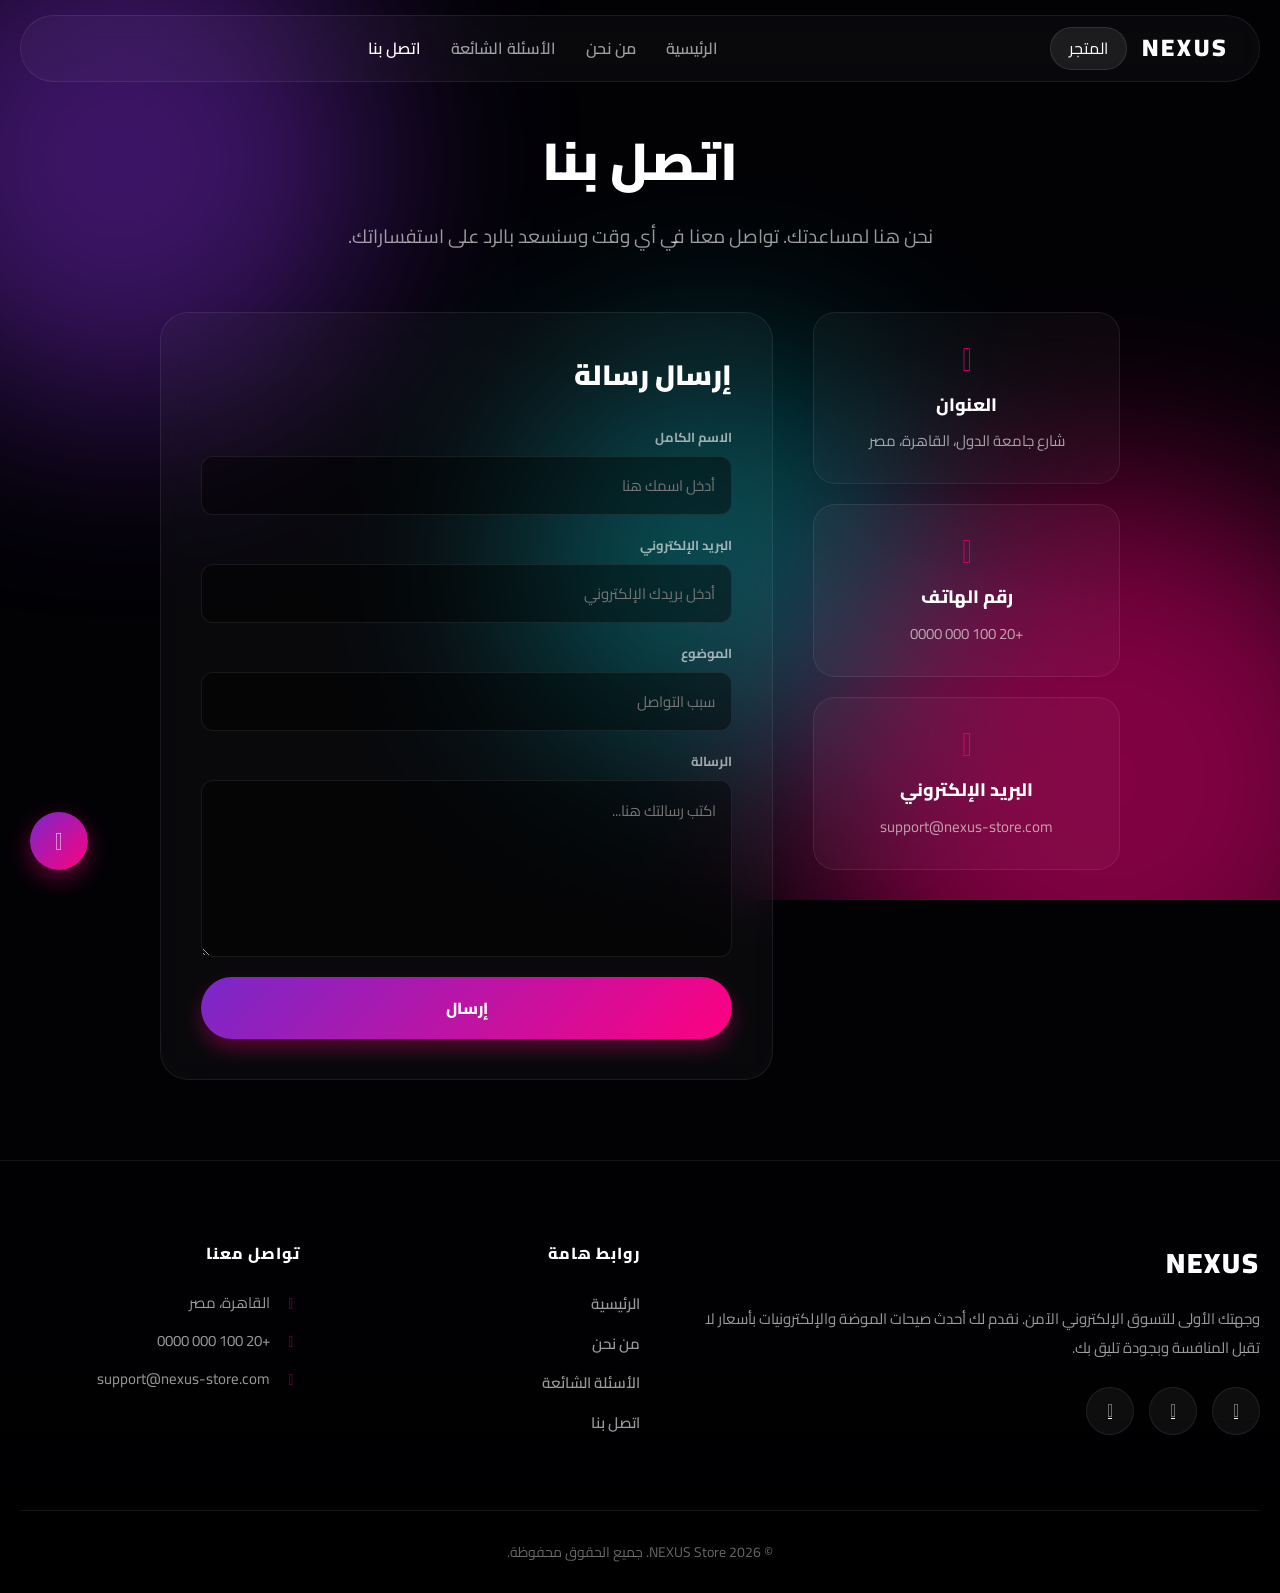
<file: contact.html>
<!DOCTYPE html>
<html lang="ar" dir="rtl">
<head>
    <meta charset="UTF-8">
    <meta name="viewport" content="width=device-width, initial-scale=1.0">
    <title>اتصل بنا | NEXUS</title>
    <link rel="stylesheet" href="https://cdnjs.cloudflare.com/ajax/libs/font-awesome/6.4.0/css/all.min.css">
    <link rel="stylesheet" href="style.css">
</head>
<body>
    <!-- Animated Mesh Background -->
    <div class="mesh-bg">
        <div class="mesh-blob blob-1"></div>
        <div class="mesh-blob blob-2"></div>
        <div class="mesh-blob blob-3"></div>
    </div>
    <header class="navbar glass">
        <div class="nav-inside">
            <div class="logo"><a href="index.html" style="color:inherit; text-decoration:none;">NEXUS</a></div>
            <div class="nav-right">
                <a href="index.html" class="cart-btn" style="font-size:16px; text-decoration:none; padding: 8px 18px; background: rgba(255,255,255,0.08); border: 1px solid rgba(255,255,255,0.1); border-radius: 50px;">المتجر</a>
                <button class="hamburger" id="hamburger" aria-label="Toggle menu">
                    <span></span><span></span><span></span>
                </button>
            </div>
            <div class="nav-overlay" id="nav-overlay"></div>
            <div class="mobile-menu" id="mobile-menu">
                <button class="mobile-menu-close" id="mobile-menu-close"><i class="fas fa-times"></i></button>
                <nav class="main-nav">
                    <a href="index.html">الرئيسية</a>
                    <a href="about.html">من نحن</a>
                    <a href="faq.html">الأسئلة الشائعة</a>
                    <a href="contact.html" class="active">اتصل بنا</a>
                </nav>
            </div>
            <nav class="main-nav desktop-nav">
                <a href="index.html">الرئيسية</a>
                <a href="about.html">من نحن</a>
                <a href="faq.html">الأسئلة الشائعة</a>
                <a href="contact.html" class="active">اتصل بنا</a>
            </nav>
        </div>
    </header>

    <main class="page-container">
        <section class="page-header">
            <h1>اتصل بنا</h1>
            <p>نحن هنا لمساعدتك. تواصل معنا في أي وقت وسنسعد بالرد على استفساراتك.</p>
        </section>

        <section class="page-content">
            <div class="contact-grid">
                <div class="contact-info-boxes">
                    <div class="info-box glass">
                        <i class="fas fa-map-marker-alt"></i>
                        <h3>العنوان</h3>
                        <p>شارع جامعة الدول، القاهرة، مصر</p>
                    </div>
                    <div class="info-box glass">
                        <i class="fas fa-phone"></i>
                        <h3>رقم الهاتف</h3>
                        <p>+20 100 000 0000</p>
                    </div>
                    <div class="info-box glass">
                        <i class="fas fa-envelope"></i>
                        <h3>البريد الإلكتروني</h3>
                        <p>support@nexus-store.com</p>
                    </div>
                </div>
                <div class="contact-form-container glass">
                    <h2>إرسال رسالة</h2>
                    <form class="contact-form" onsubmit="event.preventDefault(); alert('تم إرسال رسالتك بنجاح! سنتواصل معك قريباً.'); this.reset();">
                        <div class="form-group">
                            <label>الاسم الكامل</label>
                            <input type="text" required placeholder="أدخل اسمك هنا">
                        </div>
                        <div class="form-group">
                            <label>البريد الإلكتروني</label>
                            <input type="email" required placeholder="أدخل بريدك الإلكتروني">
                        </div>
                        <div class="form-group">
                            <label>الموضوع</label>
                            <input type="text" required placeholder="سبب التواصل">
                        </div>
                        <div class="form-group">
                            <label>الرسالة</label>
                            <textarea rows="5" required placeholder="اكتب رسالتك هنا..."></textarea>
                        </div>
                        <button type="submit" class="btn-submit">إرسال</button>
                    </form>
                </div>
            </div>
        </section>
    </main>

    <footer class="main-footer">
        <div class="footer-content">
            <div class="footer-section about">
                <h2>NEXUS</h2>
                <p>وجهتك الأولى للتسوق الإلكتروني الآمن. نقدم لك أحدث صيحات الموضة والإلكترونيات بأسعار لا تقبل المنافسة وبجودة تليق بك.</p>
                <div class="social-links">
                    <a href="#"><i class="fab fa-facebook-f"></i></a>
                    <a href="#"><i class="fab fa-twitter"></i></a>
                    <a href="#"><i class="fab fa-instagram"></i></a>
                </div>
            </div>
            <div class="footer-section links">
                <h3>روابط هامة</h3>
                <ul>
                    <li><a href="index.html">الرئيسية</a></li>
                    <li><a href="about.html">من نحن</a></li>
                    <li><a href="faq.html">الأسئلة الشائعة</a></li>
                    <li><a href="contact.html">اتصل بنا</a></li>
                </ul>
            </div>
            <div class="footer-section contact-info">
                <h3>تواصل معنا</h3>
                <ul>
                    <li><i class="fas fa-map-marker-alt"></i> القاهرة، مصر</li>
                    <li><i class="fas fa-phone"></i> +20 100 000 0000</li>
                    <li><i class="fas fa-envelope"></i> support@nexus-store.com</li>
                </ul>
            </div>
        </div>
        <div class="footer-bottom">
            <p>&copy; 2026 NEXUS Store. جميع الحقوق محفوظة.</p>
        </div>
    </footer>
    <!-- Chatbot -->
    <button class="chatbot-toggler" id="chatbot-toggler">
        <i class="fas fa-comment-dots"></i>
    </button>
    <div class="chatbot-window" id="chatbot-window">
        <div class="chatbot-header">
            <i class="fas fa-robot"></i>
            <div>
                <h3>المساعد الذكي NEXUS</h3>
                <p>متصل الآن</p>
            </div>
            <button class="chatbot-close" id="chatbot-close"><i class="fas fa-times"></i></button>
        </div>
        <div class="chatbot-messages" id="chatbot-messages">
            <div class="message bot">مرحباً! أنا المساعد الذكي لمتجر NEXUS. كيف يمكنني مساعدتك اليوم؟</div>
        </div>
        <div class="chatbot-input">
            <input type="text" id="chat-input" placeholder="اكتب رسالتك هنا...">
            <button id="chat-send"><i class="fas fa-paper-plane"></i></button>
        </div>
    </div>
    
    <script src="chatbot.js"></script>
    <script src="nav.js"></script>
</body>
</html>
</file>
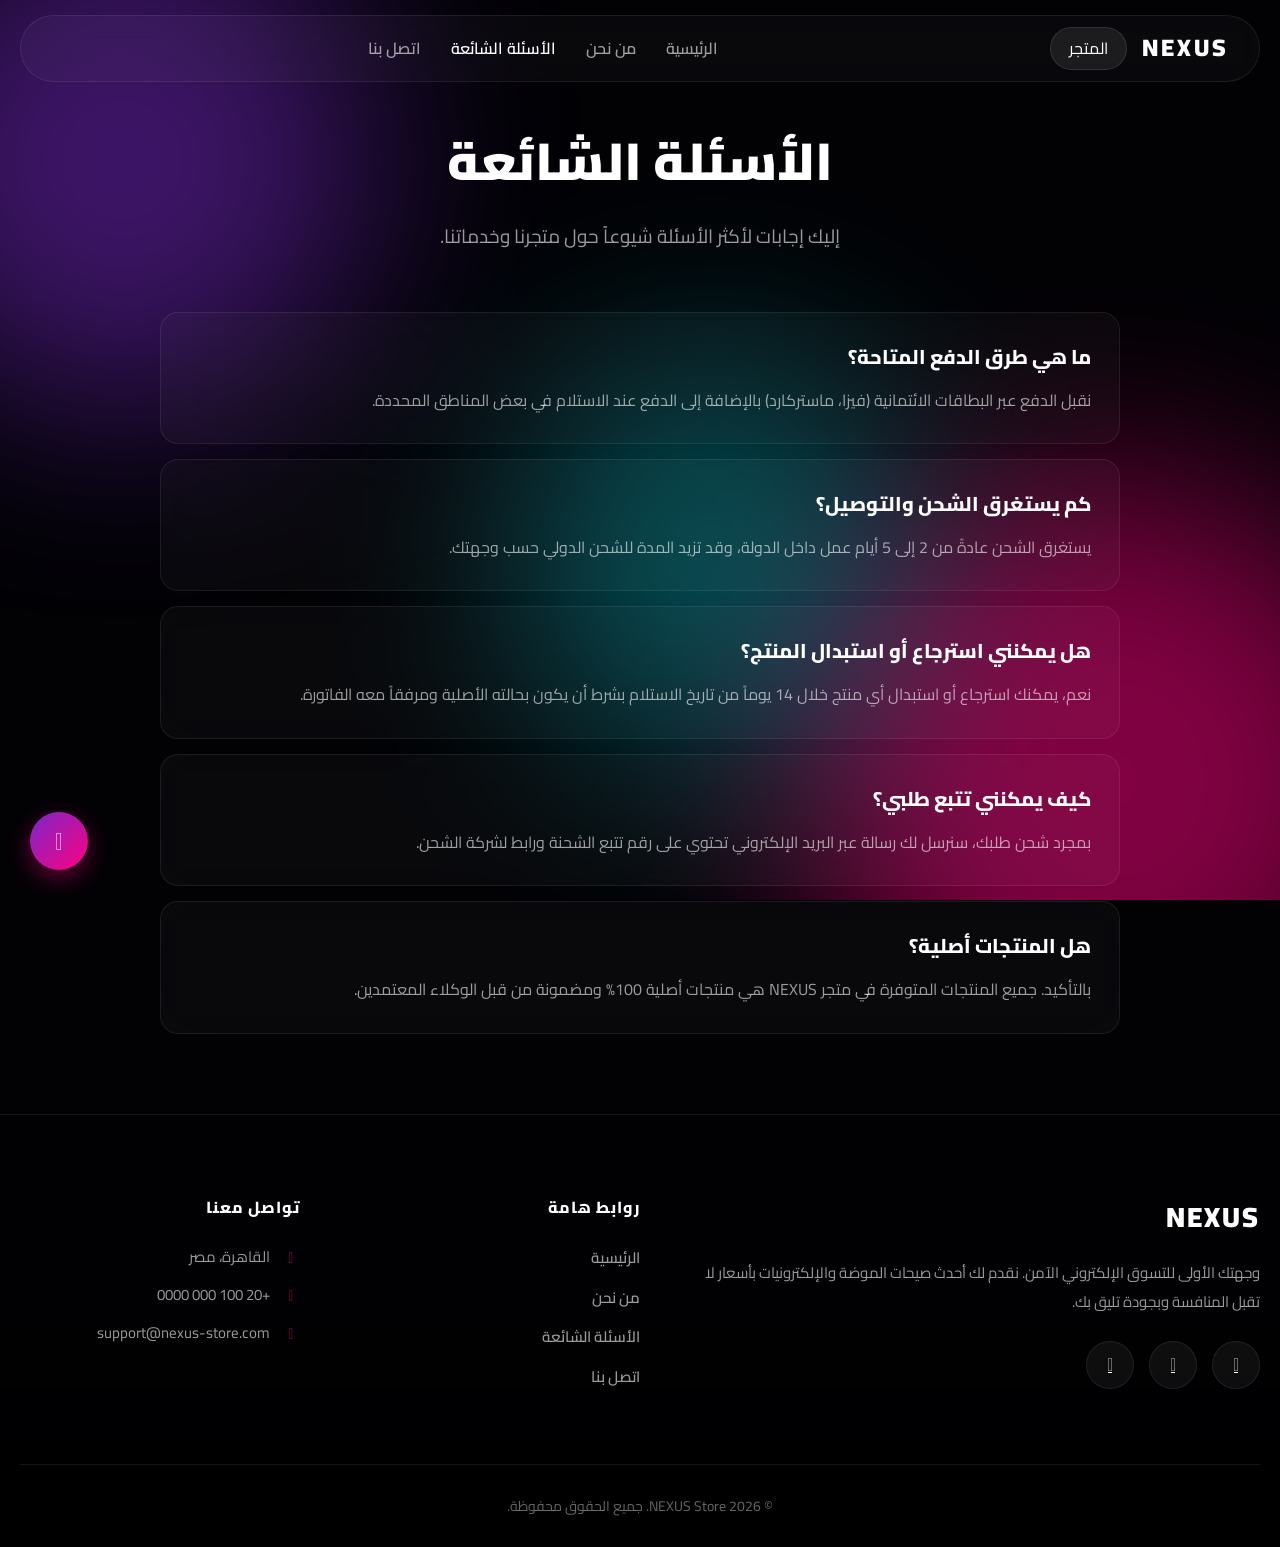
<file: faq.html>
<!DOCTYPE html>
<html lang="ar" dir="rtl">
<head>
    <meta charset="UTF-8">
    <meta name="viewport" content="width=device-width, initial-scale=1.0">
    <title>الأسئلة الشائعة | NEXUS</title>
    <link rel="stylesheet" href="https://cdnjs.cloudflare.com/ajax/libs/font-awesome/6.4.0/css/all.min.css">
    <link rel="stylesheet" href="style.css">
</head>
<body>
    <!-- Animated Mesh Background -->
    <div class="mesh-bg">
        <div class="mesh-blob blob-1"></div>
        <div class="mesh-blob blob-2"></div>
        <div class="mesh-blob blob-3"></div>
    </div>
    <header class="navbar glass">
        <div class="nav-inside">
            <div class="logo"><a href="index.html" style="color:inherit; text-decoration:none;">NEXUS</a></div>
            <div class="nav-right">
                <a href="index.html" class="cart-btn" style="font-size:16px; text-decoration:none; padding: 8px 18px; background: rgba(255,255,255,0.08); border: 1px solid rgba(255,255,255,0.1); border-radius: 50px;">المتجر</a>
                <button class="hamburger" id="hamburger" aria-label="Toggle menu">
                    <span></span><span></span><span></span>
                </button>
            </div>
            <div class="nav-overlay" id="nav-overlay"></div>
            <div class="mobile-menu" id="mobile-menu">
                <button class="mobile-menu-close" id="mobile-menu-close"><i class="fas fa-times"></i></button>
                <nav class="main-nav">
                    <a href="index.html">الرئيسية</a>
                    <a href="about.html">من نحن</a>
                    <a href="faq.html" class="active">الأسئلة الشائعة</a>
                    <a href="contact.html">اتصل بنا</a>
                </nav>
            </div>
            <nav class="main-nav desktop-nav">
                <a href="index.html">الرئيسية</a>
                <a href="about.html">من نحن</a>
                <a href="faq.html" class="active">الأسئلة الشائعة</a>
                <a href="contact.html">اتصل بنا</a>
            </nav>
        </div>
    </header>

    <main class="page-container">
        <section class="page-header">
            <h1>الأسئلة الشائعة</h1>
            <p>إليك إجابات لأكثر الأسئلة شيوعاً حول متجرنا وخدماتنا.</p>
        </section>

        <section class="page-content">
            <div class="faq-container">
                <div class="faq-item glass">
                    <h3>ما هي طرق الدفع المتاحة؟</h3>
                    <p>نقبل الدفع عبر البطاقات الائتمانية (فيزا، ماستركارد) بالإضافة إلى الدفع عند الاستلام في بعض المناطق المحددة.</p>
                </div>
                <div class="faq-item glass">
                    <h3>كم يستغرق الشحن والتوصيل؟</h3>
                    <p>يستغرق الشحن عادةً من 2 إلى 5 أيام عمل داخل الدولة، وقد تزيد المدة للشحن الدولي حسب وجهتك.</p>
                </div>
                <div class="faq-item glass">
                    <h3>هل يمكنني استرجاع أو استبدال المنتج؟</h3>
                    <p>نعم، يمكنك استرجاع أو استبدال أي منتج خلال 14 يوماً من تاريخ الاستلام بشرط أن يكون بحالته الأصلية ومرفقاً معه الفاتورة.</p>
                </div>
                <div class="faq-item glass">
                    <h3>كيف يمكنني تتبع طلبي؟</h3>
                    <p>بمجرد شحن طلبك، سنرسل لك رسالة عبر البريد الإلكتروني تحتوي على رقم تتبع الشحنة ورابط لشركة الشحن.</p>
                </div>
                <div class="faq-item glass">
                    <h3>هل المنتجات أصلية؟</h3>
                    <p>بالتأكيد. جميع المنتجات المتوفرة في متجر NEXUS هي منتجات أصلية 100% ومضمونة من قبل الوكلاء المعتمدين.</p>
                </div>
            </div>
        </section>
    </main>

    <footer class="main-footer">
        <div class="footer-content">
            <div class="footer-section about">
                <h2>NEXUS</h2>
                <p>وجهتك الأولى للتسوق الإلكتروني الآمن. نقدم لك أحدث صيحات الموضة والإلكترونيات بأسعار لا تقبل المنافسة وبجودة تليق بك.</p>
                <div class="social-links">
                    <a href="#"><i class="fab fa-facebook-f"></i></a>
                    <a href="#"><i class="fab fa-twitter"></i></a>
                    <a href="#"><i class="fab fa-instagram"></i></a>
                </div>
            </div>
            <div class="footer-section links">
                <h3>روابط هامة</h3>
                <ul>
                    <li><a href="index.html">الرئيسية</a></li>
                    <li><a href="about.html">من نحن</a></li>
                    <li><a href="faq.html">الأسئلة الشائعة</a></li>
                    <li><a href="contact.html">اتصل بنا</a></li>
                </ul>
            </div>
            <div class="footer-section contact-info">
                <h3>تواصل معنا</h3>
                <ul>
                    <li><i class="fas fa-map-marker-alt"></i> القاهرة، مصر</li>
                    <li><i class="fas fa-phone"></i> +20 100 000 0000</li>
                    <li><i class="fas fa-envelope"></i> support@nexus-store.com</li>
                </ul>
            </div>
        </div>
        <div class="footer-bottom">
            <p>&copy; 2026 NEXUS Store. جميع الحقوق محفوظة.</p>
        </div>
    </footer>
    <!-- Chatbot -->
    <button class="chatbot-toggler" id="chatbot-toggler">
        <i class="fas fa-comment-dots"></i>
    </button>
    <div class="chatbot-window" id="chatbot-window">
        <div class="chatbot-header">
            <i class="fas fa-robot"></i>
            <div>
                <h3>المساعد الذكي NEXUS</h3>
                <p>متصل الآن</p>
            </div>
            <button class="chatbot-close" id="chatbot-close"><i class="fas fa-times"></i></button>
        </div>
        <div class="chatbot-messages" id="chatbot-messages">
            <div class="message bot">مرحباً! أنا المساعد الذكي لمتجر NEXUS. كيف يمكنني مساعدتك اليوم؟</div>
        </div>
        <div class="chatbot-input">
            <input type="text" id="chat-input" placeholder="اكتب رسالتك هنا...">
            <button id="chat-send"><i class="fas fa-paper-plane"></i></button>
        </div>
    </div>
    
    <script src="chatbot.js"></script>
    <script src="nav.js"></script>
</body>
</html>
</file>
<file: style.css>
@import url('https://fonts.googleapis.com/css2?family=Cairo:wght@300;400;600;800;900&display=swap');

:root {
    --bg-base: #020205;
    --text-primary: #ffffff;
    --text-secondary: rgba(255, 255, 255, 0.6);
    --glass-bg: rgba(255, 255, 255, 0.03);
    --glass-border: rgba(255, 255, 255, 0.08);
    --glass-hover: rgba(255, 255, 255, 0.08);
    --accent-gradient: linear-gradient(135deg, #7928CA 0%, #FF0080 100%);
    --accent-color: #FF0080;
    --radius: 20px;
    --transition-smooth: all 0.5s cubic-bezier(0.25, 1, 0.5, 1);
    --transition-fast: all 0.2s ease-out;
}

*, *::before, *::after {
    margin: 0;
    padding: 0;
    box-sizing: border-box;
    font-family: 'Cairo', sans-serif;
}

html {
    overflow-x: hidden;
    scroll-behavior: smooth;
}

body {
    background-color: var(--bg-base);
    color: var(--text-primary);
    overflow-x: hidden;
    line-height: 1.6;
    width: 100%;
}

/* ================= Animated Mesh Background ================= */
.mesh-bg {
    position: fixed;
    top: 0; left: 0;
    width: 100%; height: 100%;
    z-index: -1;
    overflow: hidden;
}
.mesh-blob {
    position: absolute;
    filter: blur(100px);
    border-radius: 50%;
    animation: float 20s infinite ease-in-out alternate;
    opacity: 0.5;
}
.mesh-blob.blob-1 { width: 500px; height: 500px; background: #7928CA; top: -10%; left: -10%; animation-delay: 0s; }
.mesh-blob.blob-2 { width: 600px; height: 600px; background: #FF0080; bottom: -20%; right: -10%; animation-delay: -5s; }
.mesh-blob.blob-3 { width: 400px; height: 400px; background: #00F0FF; top: 40%; left: 40%; animation-delay: -10s; opacity: 0.3; }

@keyframes float {
    0%   { transform: translate(0, 0) scale(1); }
    50%  { transform: translate(60px, 80px) scale(1.15); }
    100% { transform: translate(-40px, 100px) scale(0.9); }
}

/* ================= Glass Utility ================= */
.glass {
    background: var(--glass-bg);
    backdrop-filter: blur(25px);
    -webkit-backdrop-filter: blur(25px);
    border: 1px solid var(--glass-border);
}

.text-gradient {
    background: var(--accent-gradient);
    -webkit-background-clip: text;
    -webkit-text-fill-color: transparent;
}

/* ================= Navbar ================= */
.navbar {
    position: fixed;
    top: 15px;
    left: 50%;
    transform: translateX(-50%);
    width: calc(100% - 40px);
    max-width: 1400px;
    border-radius: 60px;
    z-index: 990;
    transition: var(--transition-smooth);
}

.nav-inside {
    padding: 0 30px;
    height: 65px;
    display: flex;
    align-items: center;
    justify-content: space-between;
    gap: 15px;
}

.logo {
    font-size: 24px;
    font-weight: 900;
    letter-spacing: 3px;
    text-transform: uppercase;
    flex-shrink: 0;
}

.logo a {
    color: inherit;
    text-decoration: none;
}

/* Desktop-only nav & search */
.desktop-nav {
    display: flex;
    gap: 30px;
    align-items: center;
    flex: 1;
    justify-content: center;
}

.desktop-nav a {
    color: var(--text-secondary);
    text-decoration: none;
    font-weight: 600;
    font-size: 16px;
    transition: var(--transition-fast);
    white-space: nowrap;
}
.desktop-nav a:hover, .desktop-nav a.active { color: var(--text-primary); }

.desktop-search {
    position: relative;
    width: 240px;
    flex-shrink: 0;
}
.desktop-search input {
    width: 100%;
    padding: 10px 40px 10px 15px;
    background: rgba(0,0,0,0.3);
    border: 1px solid var(--glass-border);
    border-radius: 50px;
    color: var(--text-primary);
    transition: var(--transition-fast);
    font-size: 14px;
    font-family: inherit;
}
.desktop-search input::placeholder { color: var(--text-secondary); }
.desktop-search input:focus { border-color: var(--accent-color); outline: none; background: rgba(0,0,0,0.5); }
.desktop-search i {
    position: absolute;
    right: 14px;
    top: 50%;
    transform: translateY(-50%);
    color: var(--text-secondary);
    pointer-events: none;
}

/* Right side: cart + hamburger */
.nav-right {
    display: flex;
    align-items: center;
    gap: 12px;
    flex-shrink: 0;
}

.cart-btn {
    position: relative;
    cursor: pointer;
    font-size: 22px;
    color: var(--text-primary);
    padding: 8px;
    transition: var(--transition-fast);
}
.cart-btn:hover { transform: scale(1.1); }
.cart-badge {
    position: absolute;
    top: 0; right: -5px;
    background: var(--accent-gradient);
    color: #fff;
    font-size: 11px;
    font-weight: 800;
    width: 20px; height: 20px;
    border-radius: 50%;
    display: flex;
    align-items: center;
    justify-content: center;
    box-shadow: 0 0 10px var(--accent-color);
}

/* Hamburger button (hidden on desktop) */
.hamburger {
    display: none;
    flex-direction: column;
    justify-content: center;
    align-items: center;
    gap: 5px;
    width: 42px; height: 42px;
    background: rgba(255,255,255,0.08);
    border: 1px solid var(--glass-border);
    border-radius: 10px;
    cursor: pointer;
    padding: 8px;
    transition: var(--transition-fast);
}
.hamburger span {
    display: block;
    width: 22px; height: 2px;
    background: var(--text-primary);
    border-radius: 2px;
    transition: var(--transition-fast);
}
.hamburger.active span:nth-child(1) { transform: translateY(7px) rotate(45deg); }
.hamburger.active span:nth-child(2) { opacity: 0; }
.hamburger.active span:nth-child(3) { transform: translateY(-7px) rotate(-45deg); }
.hamburger:hover { background: rgba(255,255,255,0.15); }

/* Mobile nav overlay */
.nav-overlay {
    display: none;
    position: fixed;
    inset: 0;
    background: rgba(0,0,0,0.6);
    backdrop-filter: blur(5px);
    z-index: 994;
    opacity: 0;
    transition: opacity 0.3s ease;
}
.nav-overlay.show { display: block; opacity: 1; }

/* Mobile slide-in menu */
.mobile-menu {
    position: fixed;
    top: 0;
    right: -100%;
    width: min(320px, 85vw);
    height: 100vh;
    background: rgba(5,5,10,0.97);
    backdrop-filter: blur(30px);
    border-left: 1px solid var(--glass-border);
    z-index: 995;
    display: flex;
    flex-direction: column;
    padding: 80px 25px 40px;
    gap: 25px;
    transition: right 0.4s cubic-bezier(0.25, 1, 0.5, 1);
    overflow-y: auto;
}
.mobile-menu.open { right: 0; }

.mobile-menu-close {
    position: absolute;
    top: 20px;
    left: 20px;
    background: rgba(255,255,255,0.1);
    border: 1px solid var(--glass-border);
    color: var(--text-primary);
    width: 40px; height: 40px;
    border-radius: 50%;
    cursor: pointer;
    font-size: 18px;
    transition: var(--transition-fast);
}
.mobile-menu-close:hover { background: var(--accent-color); }

.mobile-menu .main-nav {
    display: flex;
    flex-direction: column;
    gap: 0;
}
.mobile-menu .main-nav a {
    font-size: 20px;
    font-weight: 700;
    padding: 18px 5px;
    border-bottom: 1px solid var(--glass-border);
    color: var(--text-secondary);
    transition: var(--transition-fast);
    text-decoration: none;
}
.mobile-menu .main-nav a:hover,
.mobile-menu .main-nav a.active { color: var(--text-primary); padding-right: 12px; }

.mobile-search {
    position: relative;
}
.mobile-search input {
    width: 100%;
    padding: 14px 45px 14px 15px;
    background: rgba(255,255,255,0.07);
    border: 1px solid var(--glass-border);
    border-radius: 12px;
    color: var(--text-primary);
    font-size: 16px;
    font-family: inherit;
    outline: none;
}
.mobile-search input::placeholder { color: var(--text-secondary); }
.mobile-search i {
    position: absolute;
    right: 15px;
    top: 50%;
    transform: translateY(-50%);
    color: var(--text-secondary);
}

/* ================= Hero Section ================= */
.hero {
    position: relative;
    min-height: 100vh;
    display: flex;
    flex-direction: column;
    align-items: center;
    justify-content: center;
    text-align: center;
    padding: 120px 20px 60px;
    z-index: 10;
}

.hero-text {
    max-width: 900px;
    width: 100%;
    animation: fadeUp 1s ease-out forwards;
}

.tag {
    display: inline-block;
    background: rgba(255,255,255,0.1);
    color: var(--text-primary);
    border: 1px solid rgba(255,255,255,0.2);
    padding: 8px 20px;
    border-radius: 50px;
    font-size: 14px;
    font-weight: 700;
    margin-bottom: 25px;
    backdrop-filter: blur(10px);
}

.hero h1 {
    font-size: clamp(36px, 7vw, 80px);
    font-weight: 900;
    margin-bottom: 25px;
    line-height: 1.1;
    letter-spacing: -2px;
}

.hero p {
    color: var(--text-secondary);
    font-size: clamp(16px, 2.5vw, 22px);
    margin-bottom: 40px;
    font-weight: 400;
}

.btn-primary {
    display: inline-block;
    background: var(--accent-gradient);
    color: #fff;
    padding: 16px 45px;
    font-size: 17px;
    font-weight: 800;
    text-decoration: none;
    border-radius: 50px;
    transition: var(--transition-smooth);
    border: none;
    cursor: pointer;
    box-shadow: 0 10px 30px rgba(255, 0, 128, 0.4);
    font-family: inherit;
}
.btn-primary:hover {
    transform: translateY(-4px) scale(1.04);
    box-shadow: 0 20px 40px rgba(255, 0, 128, 0.6);
}

/* ================= Store Grid ================= */
.store-container {
    max-width: 1400px;
    margin: 0 auto;
    padding: 40px 20px 100px;
    position: relative;
    z-index: 10;
}

.filter-bar {
    display: flex;
    gap: 12px;
    margin-bottom: 50px;
    justify-content: center;
    flex-wrap: wrap;
}

.filter-btn {
    background: var(--glass-bg);
    border: 1px solid var(--glass-border);
    color: var(--text-secondary);
    padding: 10px 25px;
    border-radius: 50px;
    cursor: pointer;
    transition: var(--transition-fast);
    font-weight: 600;
    font-size: 15px;
    backdrop-filter: blur(10px);
    font-family: inherit;
}
.filter-btn.active, .filter-btn:hover {
    background: rgba(255,255,255,0.1);
    color: var(--text-primary);
    border-color: rgba(255,255,255,0.3);
}

.products-grid {
    display: grid;
    grid-template-columns: repeat(auto-fill, minmax(260px, 1fr));
    gap: 30px;
}

.product-card {
    border-radius: var(--radius);
    padding: 18px;
    transition: var(--transition-smooth);
    position: relative;
    cursor: pointer;
    overflow: hidden;
}
.product-card:hover {
    transform: translateY(-8px);
    background: var(--glass-hover);
    border-color: rgba(255,255,255,0.15);
}
.product-card:hover .add-to-cart-overlay {
    opacity: 1;
    transform: translateY(0);
}

.img-box {
    height: 280px;
    border-radius: 14px;
    display: flex;
    align-items: center;
    justify-content: center;
    margin-bottom: 18px;
    overflow: hidden;
    position: relative;
    background: rgba(0,0,0,0.2);
}
.img-box img {
    width: 100%;
    height: 100%;
    object-fit: cover;
    transition: transform 0.8s cubic-bezier(0.25, 1, 0.5, 1);
}
.product-card:hover .img-box img { transform: scale(1.08); }

.add-to-cart-overlay {
    position: absolute;
    bottom: 15px;
    left: 15px;
    right: 15px;
    opacity: 0;
    transform: translateY(15px);
    transition: var(--transition-smooth);
    z-index: 2;
}

.btn-add {
    width: 100%;
    background: var(--accent-gradient);
    color: #fff;
    border: none;
    padding: 13px;
    border-radius: 50px;
    font-weight: 800;
    cursor: pointer;
    transition: var(--transition-fast);
    font-family: inherit;
    font-size: 15px;
    box-shadow: 0 5px 15px rgba(255,0,128,0.3);
}
.btn-add:hover { transform: scale(1.02); box-shadow: 0 8px 25px rgba(255,0,128,0.5); }

.p-info { display: flex; flex-direction: column; }
.p-title { font-size: 16px; font-weight: 700; color: var(--text-primary); margin-bottom: 6px; }
.p-price {
    font-weight: 800;
    font-size: 16px;
    background: var(--accent-gradient);
    -webkit-background-clip: text;
    -webkit-text-fill-color: transparent;
}

/* ================= Cart Drawer ================= */
.cart-panel {
    position: fixed;
    top: 0;
    left: -480px;
    width: min(420px, 100vw);
    height: 100%;
    z-index: 1500;
    display: flex;
    flex-direction: column;
    transition: transform 0.5s cubic-bezier(0.25, 1, 0.5, 1);
    border-right: 1px solid var(--glass-border);
    background: rgba(5,5,10,0.95);
    backdrop-filter: blur(30px);
}
.cart-panel.open { transform: translateX(min(420px, 100vw)); }

.panel-header {
    padding: 25px;
    border-bottom: 1px solid var(--glass-border);
    display: flex;
    justify-content: space-between;
    align-items: center;
}
.panel-header h3 { font-size: 20px; font-weight: 800; }
.panel-close {
    background: none;
    border: none;
    color: var(--text-primary);
    font-size: 22px;
    cursor: pointer;
    transition: var(--transition-fast);
}
.panel-close:hover { transform: rotate(90deg); color: var(--accent-color); }

.panel-body { flex: 1; padding: 25px; overflow-y: auto; }

.cart-item {
    display: flex;
    gap: 15px;
    align-items: center;
    margin-bottom: 20px;
    background: rgba(0,0,0,0.2);
    padding: 15px;
    border-radius: 14px;
    border: 1px solid var(--glass-border);
}
.cart-item img { width: 75px; height: 75px; object-fit: cover; border-radius: 10px; }
.item-details { flex: 1; }
.item-details h4 { font-size: 14px; margin-bottom: 6px; font-weight: 700; }
.item-details span { font-size: 14px; font-weight: 700; color: var(--accent-color); }

.qty-controls {
    display: flex;
    align-items: center;
    gap: 12px;
    margin-top: 10px;
    background: rgba(255,255,255,0.05);
    width: fit-content;
    border-radius: 50px;
    padding: 2px 10px;
}
.qty-btn {
    background: transparent;
    border: none;
    color: var(--text-primary);
    font-size: 16px;
    cursor: pointer;
    padding: 0 5px;
}
.remove-item {
    color: var(--text-secondary);
    cursor: pointer;
    font-size: 14px;
    transition: var(--transition-fast);
}
.remove-item:hover { color: #ff0040; }

.panel-footer {
    padding: 25px;
    border-top: 1px solid var(--glass-border);
    background: rgba(0,0,0,0.2);
}

.coupon-wrapper { display: flex; gap: 10px; margin-bottom: 20px; }
.coupon-wrapper input {
    flex: 1;
    background: rgba(0,0,0,0.3);
    border: 1px solid var(--glass-border);
    border-radius: 50px;
    padding: 11px 18px;
    color: var(--text-primary);
    font-family: inherit;
    font-size: 14px;
    outline: none;
}
.coupon-wrapper input::placeholder { color: var(--text-secondary); }
.coupon-wrapper button {
    background: rgba(255,255,255,0.1);
    color: var(--text-primary);
    border: 1px solid var(--glass-border);
    padding: 0 20px;
    border-radius: 50px;
    font-weight: 800;
    cursor: pointer;
    font-family: inherit;
    transition: var(--transition-fast);
    white-space: nowrap;
}
.coupon-wrapper button:hover { background: var(--accent-gradient); border-color: transparent; }

.price-summary { margin-bottom: 25px; display: flex; flex-direction: column; gap: 12px; }
.price-row { display: flex; justify-content: space-between; color: var(--text-secondary); font-size: 15px; }
.discount-row { color: #00F0FF; }
.total-row { color: var(--text-primary); font-size: 20px; font-weight: 900; border-top: 1px solid var(--glass-border); padding-top: 15px; }

.checkout-trigger-btn {
    width: 100%;
    background: var(--accent-gradient);
    color: #fff;
    border: none;
    padding: 16px;
    border-radius: 50px;
    font-size: 17px;
    font-weight: 800;
    cursor: pointer;
    transition: var(--transition-smooth);
    display: flex;
    justify-content: center;
    align-items: center;
    gap: 12px;
    font-family: inherit;
    box-shadow: 0 10px 30px rgba(255,0,128,0.3);
}
.checkout-trigger-btn:hover { transform: translateY(-3px); box-shadow: 0 15px 40px rgba(255,0,128,0.5); }

/* ================= Checkout Wizard ================= */
.checkout-overlay {
    position: fixed;
    top: 0; left: 0; width: 100%; height: 100%;
    background: rgba(0, 0, 0, 0.7);
    backdrop-filter: blur(15px);
    z-index: 2000;
    display: flex;
    align-items: center;
    justify-content: center;
    padding: 20px;
    opacity: 0;
    pointer-events: none;
    transition: var(--transition-smooth);
}
.checkout-overlay.open { opacity: 1; pointer-events: auto; }

.checkout-wizard-card {
    width: 100%;
    max-width: 550px;
    border-radius: 24px;
    padding: 40px 35px;
    position: relative;
    max-height: 90vh;
    overflow-y: auto;
}

.close-wizard {
    position: absolute;
    top: 20px;
    left: 20px;
    background: rgba(255,255,255,0.1);
    width: 38px; height: 38px;
    border-radius: 50%;
    border: none;
    color: var(--text-primary);
    font-size: 18px;
    cursor: pointer;
    transition: var(--transition-fast);
}
.close-wizard:hover { background: var(--accent-color); }

.steps-indicator {
    display: flex;
    align-items: center;
    justify-content: space-between;
    margin-bottom: 40px;
}
.step-dot {
    width: 36px; height: 36px;
    background: rgba(0,0,0,0.5);
    border: 1px solid var(--glass-border);
    border-radius: 50%;
    display: flex;
    align-items: center;
    justify-content: center;
    font-size: 15px;
    font-weight: 800;
    color: var(--text-secondary);
    position: relative;
    transition: var(--transition-smooth);
}
.step-dot span {
    position: absolute;
    bottom: -28px;
    font-size: 12px;
    white-space: nowrap;
    color: var(--text-secondary);
    font-weight: 600;
}
.step-dot.active {
    background: var(--accent-gradient);
    border-color: transparent;
    color: #fff;
    box-shadow: 0 0 20px rgba(255,0,128,0.4);
}
.step-dot.active span { color: #fff; font-weight: 800; }
.step-line { flex: 1; height: 2px; background: var(--glass-border); margin: 0 12px; transition: var(--transition-smooth); }
.step-line.active { background: var(--accent-gradient); }

.wizard-steps-container { position: relative; }
.wizard-step { display: none; }
.wizard-step.active { display: block; animation: fadeUp 0.4s ease-out forwards; }

.wizard-step h3 { font-size: 22px; margin-bottom: 28px; font-weight: 800; }
.wizard-form { display: flex; flex-direction: column; gap: 20px; }
.form-group { display: flex; flex-direction: column; gap: 8px; }
.form-group label { font-size: 13px; font-weight: 700; color: var(--text-secondary); }
.form-group input {
    background: rgba(0,0,0,0.4);
    border: 1px solid var(--glass-border);
    padding: 14px 16px;
    border-radius: 12px;
    color: var(--text-primary);
    font-size: 15px;
    font-family: inherit;
    transition: var(--transition-fast);
    width: 100%;
}
.form-group input:focus { border-color: #00F0FF; outline: none; box-shadow: 0 0 12px rgba(0,240,255,0.15); }
.form-row { display: grid; grid-template-columns: 1fr 1fr; gap: 15px; }

.input-with-icon { position: relative; }
.input-with-icon input { width: 100%; padding-left: 48px; direction: ltr; text-align: left; }
.card-brand-icon { position: absolute; left: 14px; top: 50%; transform: translateY(-50%); font-size: 24px; color: var(--text-secondary); }

.wizard-next-btn, .wizard-submit-btn {
    background: var(--accent-gradient);
    color: #fff;
    border: none;
    padding: 16px;
    border-radius: 50px;
    font-weight: 800;
    cursor: pointer;
    font-size: 15px;
    transition: var(--transition-smooth);
    font-family: inherit;
    box-shadow: 0 10px 20px rgba(255,0,128,0.3);
    margin-top: 8px;
    width: 100%;
}
.wizard-next-btn:hover, .wizard-submit-btn:hover { transform: translateY(-2px); box-shadow: 0 15px 30px rgba(255,0,128,0.5); }

.wizard-buttons { display: grid; grid-template-columns: 100px 1fr; gap: 15px; margin-top: 8px; }
.wizard-back-btn {
    background: rgba(255,255,255,0.05);
    border: 1px solid var(--glass-border);
    color: var(--text-primary);
    border-radius: 50px;
    cursor: pointer;
    transition: var(--transition-fast);
    font-weight: 700;
    font-family: inherit;
}
.wizard-back-btn:hover { background: rgba(255,255,255,0.1); }

.text-center { text-align: center; }
.success-msg { color: var(--text-secondary); margin: 18px 0 28px; font-size: 15px; line-height: 1.8; }
.invoice-box { background: rgba(0,0,0,0.3); border: 1px solid var(--glass-border); border-radius: 14px; padding: 22px; text-align: right; margin-bottom: 25px; }
.invoice-title { font-weight: 800; border-bottom: 1px solid var(--glass-border); padding-bottom: 12px; margin-bottom: 16px; font-size: 15px; color: var(--accent-color); }
.invoice-row { display: flex; justify-content: space-between; font-size: 14px; margin-bottom: 9px; color: var(--text-secondary); }
.invoice-row span:last-child { font-weight: 800; color: var(--text-primary); }

.close-success-btn {
    width: 100%;
    background: var(--text-primary);
    color: #000;
    border: none;
    padding: 16px;
    border-radius: 50px;
    font-weight: 800;
    cursor: pointer;
    font-family: inherit;
    transition: var(--transition-fast);
}
.close-success-btn:hover { background: #e0e0e0; }

.success-checkmark { width: 80px; height: 80px; margin: 0 auto 25px; }
.success-checkmark .check-icon {
    width: 80px; height: 80px;
    position: relative;
    border-radius: 50%;
    box-shadow: inset 0 0 0 4px var(--accent-color);
}
.success-checkmark .check-icon::before {
    content: "";
    position: absolute;
    left: 16px; top: 40px;
    width: 22px; height: 4px;
    background: var(--accent-color);
    transform: rotate(45deg);
    border-radius: 2px;
}
.success-checkmark .check-icon::after {
    content: "";
    position: absolute;
    right: 18px; top: 32px;
    width: 38px; height: 4px;
    background: var(--accent-color);
    transform: rotate(-45deg);
    border-radius: 2px;
}

/* ================= Toast ================= */
.toast-container { position: fixed; bottom: 30px; right: 30px; z-index: 9999; display: flex; flex-direction: column; gap: 12px; }
.toast {
    padding: 16px 25px;
    border-radius: 14px;
    display: flex;
    align-items: center;
    gap: 12px;
    animation: slideIn 0.4s cubic-bezier(0.25, 1, 0.5, 1) forwards;
    font-weight: 700;
    font-size: 14px;
    border-left: 3px solid var(--accent-color);
    background: rgba(10,10,10,0.9);
    backdrop-filter: blur(20px);
    border-top: 1px solid var(--glass-border);
    border-right: 1px solid var(--glass-border);
    border-bottom: 1px solid var(--glass-border);
    max-width: calc(100vw - 60px);
}
.toast i { color: var(--accent-color); font-size: 20px; }

.blur-backdrop {
    position: fixed;
    top: 0; left: 0; width: 100%; height: 100%;
    background: rgba(0,0,0,0.5);
    backdrop-filter: blur(10px);
    z-index: 1400;
    display: none;
    opacity: 0;
    transition: opacity 0.4s ease;
}
.blur-backdrop.show { display: block; opacity: 1; }

@keyframes slideIn { from { transform: translateX(100%) scale(0.9); opacity: 0; } to { transform: translateX(0) scale(1); opacity: 1; } }
@keyframes fadeUp { from { opacity: 0; transform: translateY(30px); } to { opacity: 1; transform: translateY(0); } }

/* ================= Sub-Pages ================= */
.page-container {
    max-width: 1000px;
    margin: 120px auto 80px;
    padding: 0 20px;
    min-height: 50vh;
    position: relative;
    z-index: 10;
}
.page-header { text-align: center; margin-bottom: 60px; animation: fadeUp 0.8s ease forwards; }
.page-header h1 { font-size: clamp(30px, 6vw, 52px); margin-bottom: 18px; font-weight: 900; }
.page-header p { color: var(--text-secondary); font-size: clamp(15px, 2.5vw, 19px); }

/* About Page */
.about-grid { display: grid; grid-template-columns: 1fr 1fr; gap: 60px; align-items: center; }
.about-text h2 { margin-bottom: 20px; font-size: clamp(22px, 4vw, 34px); font-weight: 900; }
.about-text p { color: var(--text-secondary); line-height: 2; font-size: clamp(15px, 2vw, 17px); margin-bottom: 20px; }
.about-image { border-radius: 28px; padding: 12px; border: 1px solid var(--glass-border); background: rgba(255,255,255,0.02); }
.about-image img { width: 100%; border-radius: 20px; object-fit: cover; max-height: 500px; }

/* Contact Page */
.contact-grid { display: grid; grid-template-columns: 1fr 2fr; gap: 40px; }
.contact-info-boxes { display: flex; flex-direction: column; gap: 20px; }
.info-box { padding: 30px 20px; border-radius: 22px; text-align: center; transition: var(--transition-smooth); }
.info-box:hover { transform: translateY(-5px); background: rgba(255,255,255,0.05); }
.info-box i { font-size: 32px; color: var(--accent-color); margin-bottom: 16px; }
.info-box h3 { margin-bottom: 10px; font-size: 18px; font-weight: 800; }
.info-box p { color: var(--text-secondary); font-size: 15px; }
.contact-form-container { padding: 40px; border-radius: 28px; }
.contact-form-container h2 { margin-bottom: 30px; font-size: clamp(20px, 3.5vw, 28px); font-weight: 900; }
.contact-form { display: flex; flex-direction: column; gap: 20px; }
.contact-form .form-group textarea {
    background: rgba(0,0,0,0.4);
    border: 1px solid var(--glass-border);
    padding: 15px;
    border-radius: 12px;
    color: var(--text-primary);
    font-size: 15px;
    resize: vertical;
    font-family: inherit;
    transition: var(--transition-fast);
    min-height: 120px;
    outline: none;
}
.contact-form .form-group textarea:focus { border-color: #00F0FF; box-shadow: 0 0 12px rgba(0,240,255,0.15); }
.contact-form .form-group label { font-size: 13px; font-weight: 700; color: var(--text-secondary); }
.contact-form .form-group input {
    background: rgba(0,0,0,0.4);
    border: 1px solid var(--glass-border);
    padding: 14px 16px;
    border-radius: 12px;
    color: var(--text-primary);
    font-size: 15px;
    font-family: inherit;
    transition: var(--transition-fast);
    outline: none;
    width: 100%;
}
.contact-form .form-group input:focus { border-color: #00F0FF; box-shadow: 0 0 12px rgba(0,240,255,0.15); }
.btn-submit {
    background: var(--accent-gradient);
    color: #fff;
    border: none;
    padding: 16px;
    border-radius: 50px;
    font-weight: 800;
    cursor: pointer;
    font-size: 16px;
    transition: var(--transition-smooth);
    font-family: inherit;
    box-shadow: 0 10px 20px rgba(255,0,128,0.3);
}
.btn-submit:hover { transform: translateY(-3px); box-shadow: 0 15px 30px rgba(255,0,128,0.5); }

/* FAQ Page */
.faq-container { display: flex; flex-direction: column; gap: 15px; }
.faq-item { padding: 28px; border-radius: 18px; transition: var(--transition-smooth); cursor: pointer; }
.faq-item:hover { background: rgba(255,255,255,0.05); transform: translateX(-8px); }
.faq-item h3 { font-size: clamp(16px, 2.5vw, 20px); margin-bottom: 12px; font-weight: 800; }
.faq-item p { color: var(--text-secondary); line-height: 1.9; font-size: clamp(14px, 1.8vw, 16px); }

/* ================= Footer ================= */
.main-footer {
    position: relative;
    z-index: 10;
    border-top: 1px solid var(--glass-border);
    padding: 80px 20px 30px;
    background: linear-gradient(180deg, rgba(0,0,0,0) 0%, rgba(0,0,0,0.8) 100%);
}
.footer-content {
    max-width: 1400px;
    margin: 0 auto 60px;
    display: grid;
    grid-template-columns: 2fr 1fr 1fr;
    gap: 60px;
}
.footer-section h2 { font-size: 28px; font-weight: 900; margin-bottom: 20px; letter-spacing: 2px; }
.footer-section h3 { font-size: 16px; font-weight: 800; margin-bottom: 25px; text-transform: uppercase; letter-spacing: 1px; }
.footer-section p { color: var(--text-secondary); line-height: 1.9; margin-bottom: 25px; font-size: 15px; }
.social-links { display: flex; gap: 15px; }
.social-links a {
    color: var(--text-primary);
    background: rgba(255,255,255,0.05);
    width: 48px; height: 48px;
    display: flex;
    align-items: center;
    justify-content: center;
    border-radius: 50%;
    transition: var(--transition-smooth);
    border: 1px solid var(--glass-border);
    font-size: 18px;
}
.social-links a:hover { background: var(--accent-gradient); border-color: transparent; transform: translateY(-4px); box-shadow: 0 8px 20px rgba(255,0,128,0.3); }
.footer-section ul { list-style: none; }
.footer-section ul li { margin-bottom: 14px; }
.footer-section.links ul li a { color: var(--text-secondary); text-decoration: none; transition: var(--transition-fast); font-weight: 600; font-size: 15px; }
.footer-section.links ul li a:hover { color: var(--text-primary); padding-right: 6px; }
.footer-section.contact-info ul li { color: var(--text-secondary); display: flex; align-items: center; gap: 12px; font-size: 15px; }
.footer-section.contact-info ul li i { color: var(--accent-color); width: 18px; text-align: center; }
.footer-bottom { border-top: 1px solid var(--glass-border); padding-top: 30px; text-align: center; color: rgba(255,255,255,0.4); font-size: 14px; max-width: 1400px; margin: 0 auto; }

/* ================= Chatbot ================= */
.chatbot-toggler {
    position: fixed;
    bottom: 30px;
    left: 30px;
    width: 58px; height: 58px;
    background: var(--accent-gradient);
    color: white;
    border: none;
    border-radius: 50%;
    cursor: pointer;
    z-index: 9990;
    box-shadow: 0 8px 25px rgba(255,0,128,0.4);
    transition: var(--transition-smooth);
    display: flex;
    align-items: center;
    justify-content: center;
    font-size: 24px;
}
.chatbot-toggler:hover { transform: translateY(-4px) scale(1.05); box-shadow: 0 15px 35px rgba(255,0,128,0.6); }

.chatbot-window {
    position: fixed;
    bottom: 100px;
    left: 30px;
    width: 340px;
    height: 440px;
    background: rgba(8,8,14,0.85);
    border: 1px solid var(--glass-border);
    border-radius: 20px;
    box-shadow: 0 20px 50px rgba(0,0,0,0.6);
    z-index: 9989;
    display: flex;
    flex-direction: column;
    overflow: hidden;
    backdrop-filter: blur(25px);
    transform: translateY(40px) scale(0.95);
    opacity: 0;
    pointer-events: none;
    transition: all 0.4s cubic-bezier(0.25, 1, 0.5, 1);
}
.chatbot-window.open { transform: translateY(0) scale(1); opacity: 1; pointer-events: auto; }

.chatbot-header {
    background: rgba(255,255,255,0.04);
    padding: 18px 20px;
    display: flex;
    align-items: center;
    gap: 12px;
    border-bottom: 1px solid var(--glass-border);
}
.chatbot-header i { font-size: 22px; background: var(--accent-gradient); -webkit-background-clip: text; -webkit-text-fill-color: transparent; }
.chatbot-header h3 { color: var(--text-primary); font-size: 15px; font-weight: 800; }
.chatbot-header p { color: #00F0FF; font-size: 12px; font-weight: 600; }
.chatbot-close { margin-right: auto; background: none; border: none; color: var(--text-secondary); cursor: pointer; font-size: 17px; transition: var(--transition-fast); }
.chatbot-close:hover { color: var(--accent-color); }

.chatbot-messages {
    flex: 1;
    padding: 18px;
    overflow-y: auto;
    display: flex;
    flex-direction: column;
    gap: 12px;
}
.message {
    max-width: 82%;
    padding: 11px 16px;
    border-radius: 14px;
    font-size: 14px;
    font-weight: 600;
    line-height: 1.6;
    animation: fadeUp 0.3s ease forwards;
}
.message.bot { background: rgba(255,255,255,0.05); color: var(--text-primary); align-self: flex-start; border: 1px solid var(--glass-border); border-bottom-right-radius: 4px; }
.message.user { background: var(--accent-gradient); color: white; align-self: flex-end; border-bottom-left-radius: 4px; box-shadow: 0 4px 12px rgba(255,0,128,0.2); }

.chatbot-input {
    padding: 16px;
    border-top: 1px solid var(--glass-border);
    display: flex;
    gap: 10px;
    background: rgba(0,0,0,0.3);
}
.chatbot-input input {
    flex: 1;
    background: rgba(255,255,255,0.05);
    border: 1px solid var(--glass-border);
    padding: 11px 14px;
    border-radius: 12px;
    color: var(--text-primary);
    font-family: inherit;
    font-size: 14px;
    transition: var(--transition-fast);
    outline: none;
}
.chatbot-input input::placeholder { color: var(--text-secondary); }
.chatbot-input input:focus { border-color: #00F0FF; }
.chatbot-input button {
    background: var(--accent-gradient);
    border: none;
    width: 42px; height: 42px;
    border-radius: 12px;
    color: white;
    cursor: pointer;
    font-size: 15px;
    display: flex;
    align-items: center;
    justify-content: center;
    transition: var(--transition-fast);
    flex-shrink: 0;
}
.chatbot-input button:hover { transform: scale(1.05); }

/* ================= RESPONSIVE: TABLET (1024px) ================= */
@media (max-width: 1024px) {
    .navbar {
        top: 0;
        width: 100%;
        border-radius: 0;
    }

    .desktop-nav,
    .desktop-search { display: none; }

    .hamburger { display: flex; }

    .hero { padding: 110px 20px 60px; }
    .hero h1 { font-size: clamp(36px, 6vw, 55px); }

    .store-container { padding: 30px 15px 80px; }
    .products-grid { grid-template-columns: repeat(auto-fill, minmax(220px, 1fr)); gap: 20px; }

    .footer-content { grid-template-columns: 1fr 1fr; gap: 40px; }
    .about-grid { grid-template-columns: 1fr 1fr; gap: 40px; }
    .contact-grid { grid-template-columns: 1fr; gap: 30px; }
    .contact-form-container { padding: 30px; }

    .page-container { margin-top: 100px; }
}

/* ================= RESPONSIVE: MOBILE (768px) ================= */
@media (max-width: 768px) {
    .hero { padding: 100px 15px 50px; }

    .products-grid { grid-template-columns: repeat(auto-fill, minmax(180px, 1fr)); gap: 15px; }

    .img-box { height: 220px; }

    .about-grid { grid-template-columns: 1fr; gap: 30px; }
    .footer-content { grid-template-columns: 1fr; gap: 35px; }

    .page-container { margin-top: 90px; }
    .page-header { margin-bottom: 40px; }

    .checkout-wizard-card { padding: 25px 18px; }
    .steps-indicator { margin-bottom: 25px; }
    .step-dot span { display: none; }

    .cart-panel { width: 100%; left: -100%; border-right: none; }
    .cart-panel.open { transform: translateX(100%); }

    .chatbot-window { width: calc(100vw - 30px); left: 15px; }
    .chatbot-toggler { left: 20px; bottom: 20px; }

    .toast-container { left: 15px; right: 15px; bottom: 20px; }
    .toast { max-width: 100%; }
}

/* ================= RESPONSIVE: SMALL PHONE (480px) ================= */
@media (max-width: 480px) {
    .nav-inside { padding: 0 15px; }
    .logo { font-size: 20px; }

    .hero h1 { font-size: 30px; letter-spacing: -1px; }
    .hero p { font-size: 15px; }
    .btn-primary { padding: 14px 30px; font-size: 15px; }

    .filter-btn { padding: 8px 16px; font-size: 13px; }
    .products-grid { grid-template-columns: repeat(2, 1fr); gap: 12px; }
    .img-box { height: 180px; }
    .p-title { font-size: 13px; }
    .p-price { font-size: 13px; }

    .form-row { grid-template-columns: 1fr; }
    .wizard-buttons { grid-template-columns: 1fr; }
    .wizard-back-btn { padding: 14px; }

    .checkout-wizard-card { padding: 20px 15px; }

    .chatbot-window { height: 380px; }
    .chatbot-toggler { width: 50px; height: 50px; font-size: 20px; }

    .footer-content { gap: 25px; }
    .contact-form-container { padding: 20px 15px; }

    .faq-item { padding: 20px; }
    .faq-item:hover { transform: none; }
}
</file>
